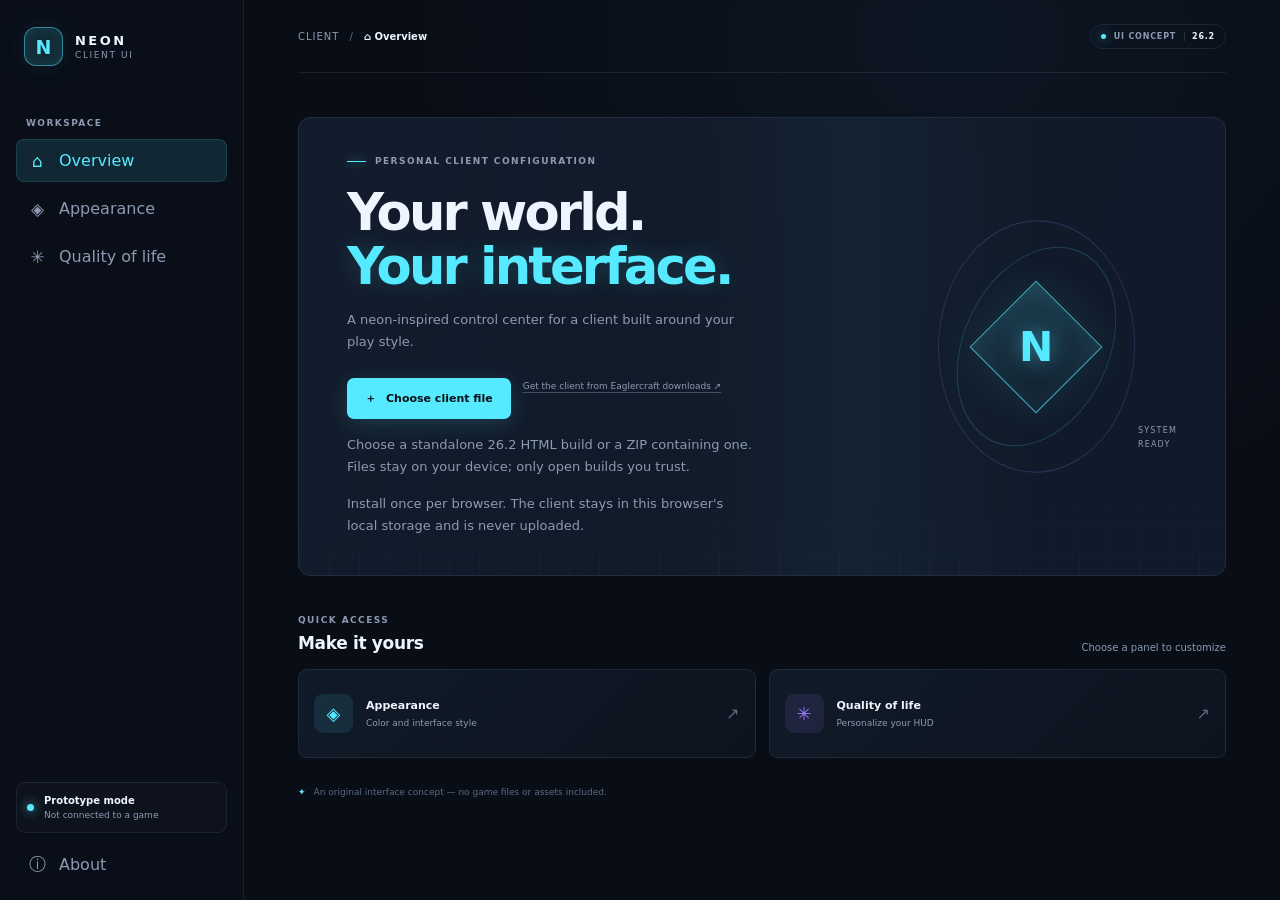
<file: index.html>
<!doctype html>
<html lang="en">
  <head>
    <meta charset="utf-8">
    <meta name="viewport" content="width=device-width, initial-scale=1">
    <meta name="theme-color" content="#090d16">
    <title>Neon Client UI</title>
    <link rel="stylesheet" href="styles.css">
    <script src="storage.js" defer></script>
    <script src="app.js" defer></script>
  </head>
  <body>
    <div class="shell">
      <aside class="sidebar" aria-label="Client navigation">
        <a class="brand" href="#home" data-go="home" aria-label="Neon Client home">
          <span class="brand-mark" aria-hidden="true">N</span>
          <span class="brand-copy">
            <strong>NEON</strong>
            <small>CLIENT UI</small>
          </span>
        </a>

        <div class="nav-label">WORKSPACE</div>
        <nav class="navigation">
          <button class="nav-item is-active" type="button" data-panel="home" aria-current="page">
            <span class="nav-icon" aria-hidden="true">⌂</span>
            <span>Overview</span>
          </button>
          <button class="nav-item" type="button" data-panel="appearance">
            <span class="nav-icon" aria-hidden="true">◈</span>
            <span>Appearance</span>
          </button>
          <button class="nav-item" type="button" data-panel="quality">
            <span class="nav-icon" aria-hidden="true">✳</span>
            <span>Quality of life</span>
          </button>
        </nav>

        <div class="sidebar-bottom">
          <div class="connection-card">
            <span class="status-dot" aria-hidden="true"></span>
            <span>
              <strong>Prototype mode</strong>
              <small>Not connected to a game</small>
            </span>
          </div>
          <button class="nav-item" type="button" data-panel="about">
            <span class="nav-icon" aria-hidden="true">ⓘ</span>
            <span>About</span>
          </button>
        </div>
      </aside>

      <main class="main">
        <header class="topbar">
          <div class="breadcrumb"><span>CLIENT</span><span class="slash">/</span><strong id="current-page">Overview</strong></div>
          <div class="topbar-status">
            <span class="fps-preview" id="fps-preview" hidden>144 <small>FPS</small></span>
            <div class="build-pill"><span class="build-dot" aria-hidden="true"></span> UI CONCEPT <span class="build-version">26.2</span></div>
          </div>
        </header>

        <section class="panel is-visible" id="panel-home" aria-labelledby="welcome-title">
          <div class="hero">
            <div class="hero-copy">
              <div class="eyebrow"><span class="eyebrow-line"></span> PERSONAL CLIENT CONFIGURATION</div>
              <h1 id="welcome-title">Your world.<br><span>Your interface.</span></h1>
              <p>A neon-inspired control center for a client built around your play style.</p>
              <div class="launch-controls">
                <input id="client-file" class="file-input" type="file" accept=".html,.htm,.zip,text/html,application/zip" aria-label="Choose a standalone Eaglercraft client HTML file or ZIP">
                <button class="button button-primary" id="choose-client" type="button">
                  <span aria-hidden="true">＋</span> Choose client file
                </button>
                <a class="button button-primary launch-link" id="launch-client" href="game.html" target="_blank" rel="noopener noreferrer" aria-disabled="true" tabindex="-1" hidden>
                  <span aria-hidden="true">▶</span> Launch 26.2 client
                </a>
                <button class="button button-secondary" id="remove-client" type="button" hidden>Remove saved client</button>
                <a class="download-link" href="https://eaglercraft.com/downloads" target="_blank" rel="noopener noreferrer">Get the client from Eaglercraft downloads ↗</a>
              </div>
              <p class="selected-file" id="selected-file" role="status" aria-live="polite">Choose a standalone 26.2 HTML build or a ZIP containing one. Files stay on your device; only open builds you trust.</p>
              <p class="selected-file">Install once per browser. The client stays in this browser's local storage and is never uploaded.</p>
            </div>
            <div class="hero-art" aria-hidden="true">
              <div class="orbit orbit-one"></div>
              <div class="orbit orbit-two"></div>
              <div class="core"><span>N</span></div>
              <div class="art-caption">SYSTEM<br>READY</div>
            </div>
            <div class="hero-grid" aria-hidden="true"></div>
          </div>

          <div class="section-heading">
            <div>
              <div class="eyebrow">QUICK ACCESS</div>
              <h2>Make it yours</h2>
            </div>
            <span class="subtle">Choose a panel to customize</span>
          </div>

          <div class="quick-grid">
            <button class="quick-card" type="button" data-go="appearance">
              <span class="quick-icon icon-cyan" aria-hidden="true">◈</span>
              <span class="quick-content"><strong>Appearance</strong><small>Color and interface style</small></span>
              <span class="card-arrow" aria-hidden="true">↗</span>
            </button>
            <button class="quick-card" type="button" data-go="quality">
              <span class="quick-icon icon-violet" aria-hidden="true">✳</span>
              <span class="quick-content"><strong>Quality of life</strong><small>Personalize your HUD</small></span>
              <span class="card-arrow" aria-hidden="true">↗</span>
            </button>
          </div>

          <footer class="footer-note"><span class="footer-mark" aria-hidden="true">✦</span> An original interface concept — no game files or assets included.</footer>
        </section>

        <section class="panel" id="panel-appearance" aria-labelledby="appearance-title" hidden>
          <div class="page-heading">
            <div class="eyebrow"><span class="eyebrow-line"></span> MAKE IT YOURS</div>
            <h1 id="appearance-title">Appearance</h1>
            <p>Set the accent that lights up your interface.</p>
          </div>
          <div class="settings-card">
            <div class="card-heading">
              <div><h2>Accent color</h2><p>Choose a signal color for highlights and controls.</p></div>
              <span class="tag">THEME</span>
            </div>
            <div class="accent-options" role="group" aria-label="Accent color">
              <button class="accent-choice is-selected" type="button" data-accent="cyan" aria-pressed="true">
                <span class="swatch swatch-cyan" aria-hidden="true"></span><span>Cyan</span><span class="choice-check" aria-hidden="true">✓</span>
              </button>
              <button class="accent-choice" type="button" data-accent="violet" aria-pressed="false">
                <span class="swatch swatch-violet" aria-hidden="true"></span><span>Violet</span><span class="choice-check" aria-hidden="true">✓</span>
              </button>
              <button class="accent-choice" type="button" data-accent="amber" aria-pressed="false">
                <span class="swatch swatch-amber" aria-hidden="true"></span><span>Amber</span><span class="choice-check" aria-hidden="true">✓</span>
              </button>
            </div>
          </div>
          <div class="preview-card">
            <div>
              <span class="tag">LIVE PREVIEW</span>
              <h2>Stay in your element.</h2>
              <p>Accent selection previews across buttons, status lights, and panel details.</p>
            </div>
            <div class="preview-chip"><span class="status-dot" aria-hidden="true"></span> ONLINE</div>
          </div>
        </section>

        <section class="panel" id="panel-quality" aria-labelledby="quality-title" hidden>
          <div class="page-heading">
            <div class="eyebrow"><span class="eyebrow-line"></span> TUNE YOUR SETUP</div>
            <h1 id="quality-title">Quality of life</h1>
            <p>Small interface preferences for a more comfortable session.</p>
          </div>
          <div class="settings-card settings-list">
            <div class="card-heading">
              <div><h2>Interface preferences</h2><p>These controls are a UI demo and do not affect gameplay.</p></div>
              <span class="tag">3 OPTIONS</span>
            </div>
            <label class="setting-row">
              <span class="setting-copy"><strong>Compact HUD</strong><small>Preview a tighter, less distracting layout.</small></span>
              <input class="switch-input" type="checkbox" data-setting="compact-hud" aria-label="Compact HUD">
              <span class="switch" aria-hidden="true"></span>
            </label>
            <label class="setting-row">
              <span class="setting-copy"><strong>Show FPS counter</strong><small>Keep a performance readout visible in the interface.</small></span>
              <input class="switch-input" type="checkbox" data-setting="fps-counter" aria-label="Show FPS counter">
              <span class="switch" aria-hidden="true"></span>
            </label>
            <label class="setting-row">
              <span class="setting-copy"><strong>Reduce motion</strong><small>Use calmer transitions between menu panels.</small></span>
              <input class="switch-input" type="checkbox" data-setting="reduced-motion" aria-label="Reduce motion">
              <span class="switch" aria-hidden="true"></span>
            </label>
          </div>
          <p class="notice-line"><span aria-hidden="true">ⓘ</span> Preferences are temporary in this prototype and reset when the page reloads.</p>
        </section>

        <section class="panel" id="panel-about" aria-labelledby="about-title" hidden>
          <div class="page-heading">
            <div class="eyebrow"><span class="eyebrow-line"></span> PROJECT NOTES</div>
            <h1 id="about-title">About this prototype</h1>
            <p>A first look at an original dark-neon interface for a future 26.2 client customization.</p>
          </div>
          <div class="settings-card about-card">
            <span class="about-symbol" aria-hidden="true">N</span>
            <div><h2>Independent UI concept</h2><p>The selected standalone client opens in a separate tab; this prototype does not modify its menus or gameplay. It includes no Eaglercraft, Minecraft, or game assets. In-client changes need a documented add-on interface and source you are authorized to change.</p></div>
          </div>
        </section>

        <div class="toast" id="toast" role="status" aria-live="polite" hidden></div>
      </main>
    </div>
  </body>
</html>
</file>
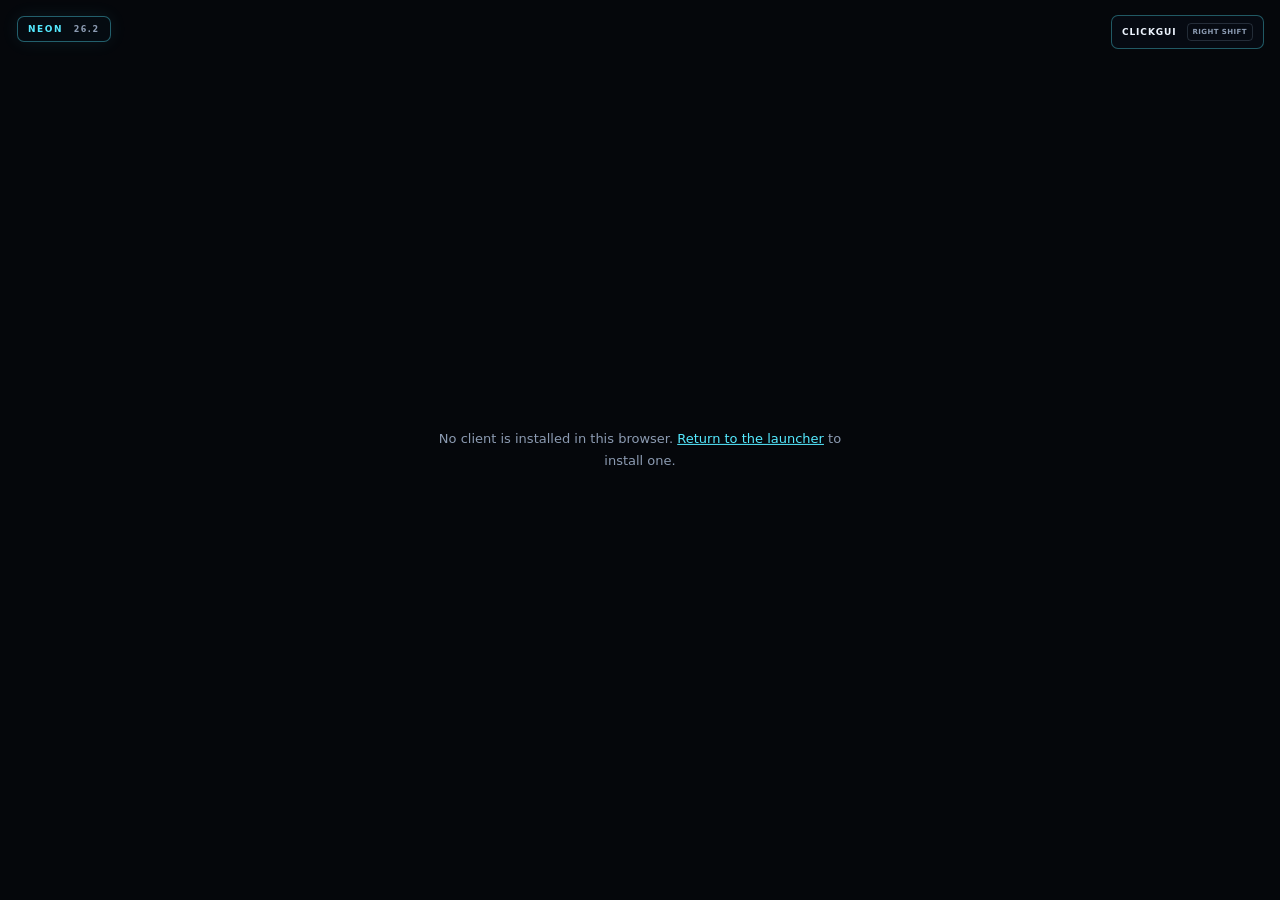
<file: game.html>
<!doctype html>
<html lang="en">
  <head>
    <meta charset="utf-8">
    <meta name="viewport" content="width=device-width, initial-scale=1">
    <meta name="theme-color" content="#090d16">
    <title>Neon Client</title>
    <link rel="stylesheet" href="styles.css">
    <script src="storage.js" defer></script>
    <script src="game.js" defer></script>
  </head>
  <body class="game-page">
    <main class="game-shell">
      <p class="game-loading" id="game-loading" role="status">Loading your saved client…</p>
      <iframe
        class="game-frame"
        id="client-frame"
        title="Eaglercraft 26.2"
        allow="autoplay; clipboard-read; clipboard-write; fullscreen; pointer-lock"
        allowfullscreen
        hidden
      ></iframe>

      <div class="game-badge" id="game-badge" aria-hidden="true">NEON <span>26.2</span></div>
      <button class="gui-trigger" id="gui-trigger" type="button" aria-controls="clickgui" aria-expanded="false">
        CLICKGUI <kbd id="keybind-label">RIGHT SHIFT</kbd>
      </button>

      <div class="clickgui-overlay" id="clickgui" hidden>
        <section class="clickgui-window" role="dialog" aria-modal="true" aria-labelledby="gui-title">
          <aside class="clickgui-sidebar">
            <div class="gui-brand"><span class="gui-brand-icon">N</span><span>NEON<small>CLICKGUI</small></span></div>
            <div class="gui-nav-label">CLIENT</div>
            <nav class="gui-nav" aria-label="ClickGUI sections">
              <button class="gui-nav-item is-active" type="button" data-screen="interface" aria-current="page"><span>◫</span> Interface</button>
              <button class="gui-nav-item" type="button" data-screen="appearance"><span>◈</span> Appearance</button>
            </nav>
            <div class="gui-sidebar-note"><span class="status-dot"></span> Local client loaded</div>
          </aside>

          <div class="clickgui-content">
            <header class="gui-header">
              <div>
                <div class="eyebrow"><span class="eyebrow-line"></span> PERSONAL CLIENT</div>
                <h1 id="gui-title">Interface</h1>
              </div>
              <button class="gui-close" id="close-gui" type="button" aria-label="Close ClickGUI">×</button>
            </header>

            <section class="gui-screen is-active" data-screen-panel="interface" aria-labelledby="interface-title">
              <div class="gui-section-heading">
                <div><h2 id="interface-title">Interface modules</h2><p>Visual controls for the client overlay.</p></div>
                <span class="tag">LOCAL</span>
              </div>
              <div class="gui-module-grid">
                <label class="gui-module">
                  <span class="gui-module-icon">N</span>
                  <span class="gui-module-copy"><strong>Client badge</strong><small>Show the Neon mark over the game.</small></span>
                  <input class="switch-input" type="checkbox" data-pref="showBadge" aria-label="Client badge">
                  <span class="switch" aria-hidden="true"></span>
                </label>
                <label class="gui-module">
                  <span class="gui-module-icon">▱</span>
                  <span class="gui-module-copy"><strong>Compact ClickGUI</strong><small>Use a smaller settings panel.</small></span>
                  <input class="switch-input" type="checkbox" data-pref="compactGui" aria-label="Compact ClickGUI">
                  <span class="switch" aria-hidden="true"></span>
                </label>
                <label class="gui-module">
                  <span class="gui-module-icon">◌</span>
                  <span class="gui-module-copy"><strong>Reduce motion</strong><small>Minimize overlay transitions.</small></span>
                  <input class="switch-input" type="checkbox" data-pref="reducedMotion" aria-label="Reduce motion">
                  <span class="switch" aria-hidden="true"></span>
                </label>
              </div>
              <div class="keybind-row">
                <span><strong>Open ClickGUI</strong><small>Change the key that opens this menu.</small></span>
                <button class="keybind-button" id="keybind-button" type="button">RIGHT SHIFT</button>
              </div>
            </section>

            <section class="gui-screen" data-screen-panel="appearance" aria-labelledby="appearance-title" hidden>
              <div class="gui-section-heading">
                <div><h2 id="appearance-title">Accent color</h2><p>Choose the highlight color for your overlay.</p></div>
                <span class="tag">THEME</span>
              </div>
              <div class="gui-accent-options" role="group" aria-label="Accent color">
                <button class="gui-accent is-selected" type="button" data-accent="cyan" aria-pressed="true"><span class="swatch swatch-cyan"></span>Cyan<span class="choice-check">✓</span></button>
                <button class="gui-accent" type="button" data-accent="violet" aria-pressed="false"><span class="swatch swatch-violet"></span>Violet<span class="choice-check">✓</span></button>
                <button class="gui-accent" type="button" data-accent="amber" aria-pressed="false"><span class="swatch swatch-amber"></span>Amber<span class="choice-check">✓</span></button>
              </div>
            </section>

            <footer class="gui-footer"><span id="footer-keybind">Right Shift</span> toggles the ClickGUI <span class="footer-divider">·</span> Settings save in this browser</footer>
          </div>
        </section>
      </div>

      <div class="game-toast" id="game-toast" role="status" aria-live="polite" hidden></div>
    </main>
  </body>
</html>
</file>
<file: styles.css>
:root {
  color-scheme: dark;
  --bg: #090d16;
  --panel: #101725;
  --panel-raised: #131d2d;
  --line: rgba(165, 190, 219, .11);
  --line-bright: rgba(165, 190, 219, .19);
  --text: #eef5ff;
  --muted: #8c9bb2;
  --dim: #5a6b83;
  --accent: #55eaff;
  --accent-rgb: 85, 234, 255;
  --accent-soft: rgba(var(--accent-rgb), .12);
  --violet: #9c7cff;
  --amber: #ffbf5b;
  font-family: Inter, ui-sans-serif, system-ui, -apple-system, BlinkMacSystemFont, "Segoe UI", sans-serif;
}

:root[data-accent="violet"] {
  --accent: #ae8bff;
  --accent-rgb: 174, 139, 255;
}

:root[data-accent="amber"] {
  --accent: #ffc567;
  --accent-rgb: 255, 197, 103;
}

* { box-sizing: border-box; }

body {
  min-width: 320px;
  min-height: 100vh;
  margin: 0;
  background:
    radial-gradient(ellipse at 75% 4%, rgba(35, 92, 130, .11), transparent 34rem),
    var(--bg);
  color: var(--text);
}

button { font: inherit; }

.shell { min-height: 100vh; }

.sidebar {
  position: fixed;
  inset: 0 auto 0 0;
  z-index: 2;
  display: flex;
  width: 244px;
  flex-direction: column;
  padding: 27px 16px 18px;
  border-right: 1px solid var(--line);
  background: rgba(10, 15, 25, .92);
}

.brand { display: flex; align-items: center; gap: 12px; padding: 0 8px; color: var(--text); text-decoration: none; }
.brand-mark, .about-symbol {
  display: grid;
  place-items: center;
  width: 39px;
  height: 39px;
  border: 1px solid rgba(var(--accent-rgb), .5);
  border-radius: 12px;
  background: var(--accent-soft);
  box-shadow: inset 0 0 18px rgba(var(--accent-rgb), .1), 0 0 24px rgba(var(--accent-rgb), .08);
  color: var(--accent);
  font-size: 19px;
  font-weight: 800;
}

.brand-copy { display: grid; gap: 2px; }
.brand-copy strong { font-size: 13px; letter-spacing: .19em; }
.brand-copy small { color: var(--muted); font-size: 9px; letter-spacing: .18em; }
.nav-label, .eyebrow, .tag { color: var(--muted); font-size: 9px; font-weight: 700; letter-spacing: .16em; }
.nav-label { margin: 52px 10px 11px; }
.navigation { display: grid; gap: 5px; }
.nav-item {
  display: flex;
  width: 100%;
  align-items: center;
  gap: 12px;
  min-height: 43px;
  padding: 0 11px;
  border: 1px solid transparent;
  border-radius: 8px;
  background: transparent;
  color: var(--muted);
  text-align: left;
  cursor: pointer;
  transition: color .18s ease, background .18s ease, border-color .18s ease;
}

.nav-item:hover { border-color: var(--line); background: rgba(255,255,255,.025); color: var(--text); }
.nav-item.is-active { border-color: rgba(var(--accent-rgb), .13); background: var(--accent-soft); color: var(--accent); }
.nav-icon { display: grid; width: 19px; place-items: center; font-size: 17px; }
.sidebar-bottom { display: grid; gap: 13px; margin-top: auto; }
.connection-card { display: flex; align-items: center; gap: 10px; padding: 12px 10px; border: 1px solid var(--line); border-radius: 9px; background: rgba(255,255,255,.018); }
.connection-card strong, .connection-card small { display: block; }
.connection-card strong { font-size: 10px; font-weight: 650; }
.connection-card small { margin-top: 4px; color: var(--muted); font-size: 9px; }
.status-dot, .build-dot { width: 7px; height: 7px; flex: 0 0 auto; border-radius: 50%; background: var(--accent); box-shadow: 0 0 11px rgba(var(--accent-rgb), .9); }
.sidebar-bottom .nav-item { min-height: 36px; }

.main { min-height: 100vh; margin-left: 244px; padding: 0 54px 35px; }
.topbar { display: flex; height: 73px; align-items: center; justify-content: space-between; border-bottom: 1px solid var(--line); }
.topbar-status { display: flex; align-items: center; gap: 12px; }
.fps-preview { color: var(--accent); font-size: 10px; font-variant-numeric: tabular-nums; }
.fps-preview small { color: var(--muted); font-size: 8px; letter-spacing: .1em; }
.breadcrumb { display: flex; align-items: center; gap: 10px; color: var(--muted); font-size: 10px; letter-spacing: .1em; }
.breadcrumb strong { color: var(--text); font-weight: 550; letter-spacing: 0; }
.slash { color: var(--dim); }
.build-pill { display: flex; align-items: center; gap: 8px; padding: 7px 10px; border: 1px solid var(--line); border-radius: 99px; color: var(--muted); font-size: 8px; font-weight: 700; letter-spacing: .1em; }
.build-dot { width: 5px; height: 5px; }
.build-version { padding-left: 7px; border-left: 1px solid var(--line-bright); color: var(--text); }
.panel { max-width: 1020px; margin: 0 auto; padding-top: 44px; }
.panel[hidden] { display: none; }
.hero { position: relative; display: flex; min-height: 326px; overflow: hidden; align-items: center; justify-content: space-between; padding: 38px 48px; border: 1px solid var(--line); border-radius: 13px; background: linear-gradient(110deg, #121c2c 0%, #111a29 52%, #101a2a 100%); }
.hero::before { position: absolute; inset: 0; background: linear-gradient(90deg, transparent 40%, rgba(var(--accent-rgb), .04), transparent 80%); content: ""; pointer-events: none; }
.hero-grid { position: absolute; inset: auto 0 0; height: 82px; background-image: linear-gradient(rgba(var(--accent-rgb), .08) 1px, transparent 1px), linear-gradient(90deg, rgba(var(--accent-rgb), .08) 1px, transparent 1px); background-size: 30px 30px; mask-image: linear-gradient(transparent, black); opacity: .46; pointer-events: none; }
.hero-copy { position: relative; z-index: 1; max-width: 460px; }
.eyebrow { display: flex; align-items: center; gap: 9px; }
.eyebrow-line { display: inline-block; width: 19px; height: 1px; background: var(--accent); box-shadow: 0 0 8px rgba(var(--accent-rgb), .7); }
h1, h2, p { margin: 0; }
.hero h1, .page-heading h1 { margin-top: 19px; font-size: clamp(35px, 4vw, 52px); font-weight: 700; letter-spacing: -.055em; line-height: 1.06; }
.hero h1 span { color: var(--accent); text-shadow: 0 0 24px rgba(var(--accent-rgb), .2); }
.hero-copy p, .page-heading p { max-width: 410px; margin-top: 15px; color: var(--muted); font-size: 13px; line-height: 1.7; }
.button { display: inline-flex; min-height: 41px; align-items: center; justify-content: center; gap: 10px; margin-top: 25px; padding: 0 17px; border: 1px solid transparent; border-radius: 7px; font-size: 11px; font-weight: 700; cursor: pointer; transition: transform .18s ease, box-shadow .18s ease, background .18s ease; }
.button:hover { transform: translateY(-1px); }
.button-primary { background: var(--accent); box-shadow: 0 5px 22px rgba(var(--accent-rgb), .16); color: #081018; }
.button-primary:hover { box-shadow: 0 7px 28px rgba(var(--accent-rgb), .28); }
.launch-controls { display: flex; flex-wrap: wrap; align-items: center; gap: 12px; }
.file-input { display: none; }
.launch-link { text-decoration: none; }
.launch-link[aria-disabled="true"] { display: none; }
.download-link { color: var(--muted); font-size: 9px; text-decoration-color: rgba(140, 155, 178, .4); text-underline-offset: 3px; }
.download-link:hover { color: var(--accent); }
.selected-file { min-height: 14px; margin-top: 10px; color: var(--muted); font-size: 9px; }
.hero-art { position: relative; z-index: 1; display: grid; width: 248px; height: 230px; flex: 0 0 auto; place-items: center; margin-right: 17px; }
.core { z-index: 1; display: grid; width: 94px; height: 94px; place-items: center; transform: rotate(45deg); border: 1px solid rgba(var(--accent-rgb), .65); background: linear-gradient(135deg, rgba(var(--accent-rgb), .15), rgba(17, 26, 41, .5)); box-shadow: 0 0 45px rgba(var(--accent-rgb), .12), inset 0 0 32px rgba(var(--accent-rgb), .11); }
.core span { transform: rotate(-45deg); color: var(--accent); font-size: 41px; font-weight: 800; text-shadow: 0 0 23px rgba(var(--accent-rgb), .55); }
.orbit { position: absolute; width: 175px; height: 175px; transform: rotate(-25deg) skew(-20deg); border: 1px solid rgba(var(--accent-rgb), .19); border-radius: 50%; }
.orbit-two { width: 223px; height: 223px; transform: rotate(50deg) skew(14deg); border-color: rgba(156, 124, 255, .2); }
.art-caption { position: absolute; right: -17px; bottom: 10px; color: var(--muted); font-size: 8px; letter-spacing: .15em; line-height: 1.7; }
.section-heading { display: flex; align-items: end; justify-content: space-between; margin: 39px 0 16px; }
.section-heading h2, .card-heading h2, .preview-card h2, .about-card h2 { margin-top: 8px; font-size: 17px; font-weight: 650; letter-spacing: -.02em; }
.subtle { color: var(--muted); font-size: 10px; }
.quick-grid { display: grid; grid-template-columns: repeat(2, minmax(0, 1fr)); gap: 13px; }
.quick-card { display: flex; min-height: 89px; align-items: center; gap: 13px; padding: 15px; border: 1px solid var(--line); border-radius: 9px; background: linear-gradient(135deg, rgba(20, 30, 45, .8), rgba(14, 22, 34, .8)); color: var(--text); text-align: left; cursor: pointer; transition: border-color .18s ease, transform .18s ease, background .18s ease; }
.quick-card:hover { transform: translateY(-2px); border-color: rgba(var(--accent-rgb), .35); background: var(--panel-raised); }
.quick-icon { display: grid; width: 39px; height: 39px; flex: 0 0 auto; place-items: center; border-radius: 9px; font-size: 18px; }
.icon-cyan { background: rgba(var(--accent-rgb), .1); color: var(--accent); }
.icon-violet { background: rgba(156, 124, 255, .11); color: var(--violet); }
.quick-content { display: grid; gap: 6px; }
.quick-content strong { font-size: 11px; font-weight: 650; }
.quick-content small { color: var(--muted); font-size: 9px; }
.card-arrow { margin-left: auto; color: var(--dim); }
.footer-note { display: flex; align-items: center; gap: 8px; margin-top: 29px; color: var(--dim); font-size: 9px; }
.footer-mark { color: var(--accent); }

.page-heading { margin: 12px 0 27px; }
.page-heading h1 { font-size: clamp(32px, 4vw, 43px); }
.page-heading p { margin-top: 11px; }
.settings-card, .preview-card { padding: 23px; border: 1px solid var(--line); border-radius: 10px; background: linear-gradient(135deg, rgba(18, 27, 41, .9), rgba(14, 21, 33, .9)); }
.card-heading { display: flex; align-items: flex-start; justify-content: space-between; gap: 20px; }
.card-heading h2 { margin-top: 0; font-size: 14px; }
.card-heading p, .preview-card p, .about-card p { margin-top: 7px; color: var(--muted); font-size: 10px; line-height: 1.7; }
.tag { padding: 6px 8px; border: 1px solid var(--line); border-radius: 5px; font-size: 8px; white-space: nowrap; }
.accent-options { display: grid; grid-template-columns: repeat(3, minmax(0, 1fr)); gap: 10px; margin-top: 22px; }
.accent-choice { display: flex; min-height: 52px; align-items: center; gap: 10px; padding: 0 12px; border: 1px solid var(--line); border-radius: 7px; background: rgba(255,255,255,.015); color: var(--muted); font-size: 10px; cursor: pointer; }
.accent-choice:hover, .accent-choice.is-selected { border-color: rgba(var(--accent-rgb), .42); background: var(--accent-soft); color: var(--text); }
.swatch { width: 11px; height: 11px; border-radius: 50%; }
.swatch-cyan { background: #55eaff; box-shadow: 0 0 12px rgba(85, 234, 255, .5); }
.swatch-violet { background: #ae8bff; box-shadow: 0 0 12px rgba(174, 139, 255, .5); }
.swatch-amber { background: #ffc567; box-shadow: 0 0 12px rgba(255, 197, 103, .5); }
.choice-check { display: none; margin-left: auto; color: var(--accent); }
.accent-choice.is-selected .choice-check { display: inline; }
.preview-card { display: flex; align-items: center; justify-content: space-between; gap: 22px; margin-top: 14px; }
.preview-card h2 { margin-top: 13px; }
.preview-card p { max-width: 420px; }
.preview-chip { display: flex; align-items: center; gap: 8px; padding: 8px 10px; border: 1px solid rgba(var(--accent-rgb), .23); border-radius: 99px; background: var(--accent-soft); color: var(--accent); font-size: 8px; font-weight: 700; letter-spacing: .12em; white-space: nowrap; }
.settings-list { padding-bottom: 4px; }
.setting-row { display: flex; min-height: 72px; align-items: center; gap: 14px; border-bottom: 1px solid var(--line); cursor: pointer; }
.setting-row:last-child { border-bottom: 0; }
.setting-copy { display: grid; gap: 5px; }
.setting-copy strong { font-size: 11px; font-weight: 600; }
.setting-copy small { color: var(--muted); font-size: 9px; }
.switch-input { position: absolute; width: 1px; height: 1px; overflow: hidden; clip: rect(0, 0, 0, 0); white-space: nowrap; clip-path: inset(50%); }
.switch { position: relative; width: 34px; height: 19px; flex: 0 0 auto; margin-left: auto; border: 1px solid var(--line-bright); border-radius: 99px; background: #1b2636; transition: background .18s ease, border-color .18s ease; }
.switch::after { position: absolute; top: 3px; left: 3px; width: 11px; height: 11px; border-radius: 50%; background: #8290a4; content: ""; transition: transform .18s ease, background .18s ease; }
.switch-input:checked + .switch { border-color: rgba(var(--accent-rgb), .6); background: var(--accent-soft); }
.switch-input:checked + .switch::after { transform: translateX(15px); background: var(--accent); box-shadow: 0 0 9px rgba(var(--accent-rgb), .55); }
.switch-input:focus-visible + .switch { outline: 2px solid var(--accent); outline-offset: 3px; }
.notice-line { display: flex; gap: 8px; margin: 16px 2px 0; color: var(--muted); font-size: 9px; }
.notice-line span { color: var(--accent); }
.about-card { display: flex; align-items: center; gap: 17px; }
.about-card h2 { margin-top: 0; font-size: 14px; }
.about-card p { max-width: 650px; }
.toast { position: fixed; right: 24px; bottom: 23px; z-index: 5; max-width: min(390px, calc(100vw - 32px)); padding: 12px 16px; border: 1px solid rgba(var(--accent-rgb), .38); border-radius: 8px; background: #141f2e; box-shadow: 0 10px 36px rgba(0,0,0,.35); color: var(--text); font-size: 11px; }
.toast[hidden] { display: none; }
.button-secondary { border-color: var(--line-bright); background: rgba(255,255,255,.025); color: var(--muted); }
.button-secondary:hover { border-color: rgba(var(--accent-rgb), .35); color: var(--text); }
.button[hidden] { display: none; }

:root[data-compact="true"] .main { padding-right: 34px; padding-left: 34px; }
:root[data-compact="true"] .hero { min-height: 285px; }
:root[data-reduced-motion="true"] *, :root[data-reduced-motion="true"] *::before, :root[data-reduced-motion="true"] *::after { scroll-behavior: auto !important; transition-duration: .01ms !important; animation-duration: .01ms !important; animation-iteration-count: 1 !important; }

.game-page { overflow: hidden; background: #05070b; }
.game-shell { position: fixed; inset: 0; overflow: hidden; background: #05070b; }
.game-frame { position: absolute; inset: 0; display: block; width: 100%; height: 100%; border: 0; background: #000; }
.game-frame[hidden] { display: none; }
.game-loading { position: absolute; top: 50%; left: 50%; width: min(420px, calc(100vw - 32px)); transform: translate(-50%, -50%); color: var(--muted); font-size: 13px; line-height: 1.7; text-align: center; }
.game-loading a { color: var(--accent); }
.game-badge { position: absolute; top: 16px; left: 17px; z-index: 5; padding: 7px 10px; border: 1px solid rgba(var(--accent-rgb), .38); border-radius: 7px; background: rgba(7, 12, 20, .84); box-shadow: 0 0 18px rgba(var(--accent-rgb), .08); color: var(--accent); font-size: 9px; font-weight: 800; letter-spacing: .17em; pointer-events: none; }
.game-badge span { margin-left: 6px; color: var(--muted); font-size: 8px; font-weight: 600; }
.game-badge[hidden] { display: none; }
.gui-trigger { position: absolute; top: 15px; right: 16px; z-index: 6; display: flex; min-height: 34px; align-items: center; gap: 10px; padding: 0 10px; border: 1px solid rgba(var(--accent-rgb), .35); border-radius: 7px; background: rgba(7, 12, 20, .87); color: var(--text); font-size: 9px; font-weight: 750; letter-spacing: .1em; cursor: pointer; backdrop-filter: blur(8px); }
.gui-trigger:hover { border-color: var(--accent); color: var(--accent); }
.gui-trigger kbd { padding: 4px 5px; border: 1px solid var(--line-bright); border-radius: 4px; color: var(--muted); font: inherit; font-size: 7px; letter-spacing: .06em; }
.clickgui-overlay { position: absolute; inset: 0; z-index: 10; display: grid; place-items: center; padding: 24px; background: rgba(4, 7, 13, .62); backdrop-filter: blur(5px); }
.clickgui-overlay[hidden] { display: none; }
.clickgui-window { display: grid; width: min(880px, calc(100vw - 32px)); min-height: 500px; max-height: min(620px, calc(100vh - 32px)); grid-template-columns: 190px minmax(0, 1fr); overflow: hidden; border: 1px solid rgba(var(--accent-rgb), .25); border-radius: 13px; background: #0c121e; box-shadow: 0 25px 100px rgba(0, 0, 0, .62), 0 0 35px rgba(var(--accent-rgb), .07); }
.clickgui-sidebar { display: flex; flex-direction: column; padding: 21px 13px 15px; border-right: 1px solid var(--line); background: linear-gradient(180deg, #101a28, #0b111c); }
.gui-brand { display: flex; align-items: center; gap: 10px; padding: 0 4px; color: var(--text); font-size: 11px; font-weight: 800; letter-spacing: .15em; }
.gui-brand small { display: block; margin-top: 3px; color: var(--muted); font-size: 8px; font-weight: 600; letter-spacing: .16em; }
.gui-brand-icon { display: grid; width: 34px; height: 34px; place-items: center; border: 1px solid rgba(var(--accent-rgb), .45); border-radius: 9px; background: var(--accent-soft); color: var(--accent); font-size: 16px; }
.gui-nav-label { margin: 35px 9px 10px; color: var(--dim); font-size: 8px; font-weight: 700; letter-spacing: .18em; }
.gui-nav { display: grid; gap: 5px; }
.gui-nav-item { display: flex; min-height: 37px; align-items: center; gap: 10px; padding: 0 10px; border: 1px solid transparent; border-radius: 6px; background: transparent; color: var(--muted); font-size: 10px; text-align: left; cursor: pointer; }
.gui-nav-item > span { width: 15px; color: var(--dim); font-size: 14px; text-align: center; }
.gui-nav-item:hover, .gui-nav-item.is-active { border-color: rgba(var(--accent-rgb), .17); background: var(--accent-soft); color: var(--accent); }
.gui-nav-item.is-active > span { color: var(--accent); }
.gui-sidebar-note { display: flex; align-items: center; gap: 8px; margin-top: auto; padding: 10px 6px 1px; color: var(--muted); font-size: 8px; }
.gui-sidebar-note .status-dot { width: 6px; height: 6px; }
.clickgui-content { display: flex; min-width: 0; flex-direction: column; padding: 25px 27px 15px; }
.gui-header { display: flex; align-items: flex-start; justify-content: space-between; padding-bottom: 20px; border-bottom: 1px solid var(--line); }
.gui-header h1 { margin-top: 9px; font-size: 23px; font-weight: 680; letter-spacing: -.04em; }
.gui-close { display: grid; width: 30px; height: 30px; place-items: center; border: 1px solid var(--line); border-radius: 6px; background: rgba(255,255,255,.025); color: var(--muted); font-size: 20px; line-height: 1; cursor: pointer; }
.gui-close:hover { border-color: rgba(var(--accent-rgb), .4); color: var(--accent); }
.gui-screen { flex: 1; padding-top: 22px; }
.gui-screen[hidden] { display: none; }
.gui-section-heading { display: flex; align-items: flex-start; justify-content: space-between; gap: 15px; }
.gui-section-heading h2 { font-size: 13px; font-weight: 650; }
.gui-section-heading p { margin-top: 6px; color: var(--muted); font-size: 9px; }
.gui-module-grid { display: grid; grid-template-columns: repeat(2, minmax(0, 1fr)); gap: 10px; margin-top: 19px; }
.gui-module { display: grid; min-height: 80px; grid-template-columns: 29px minmax(0, 1fr) 34px; align-items: center; gap: 9px; padding: 11px; border: 1px solid var(--line); border-radius: 8px; background: rgba(255,255,255,.018); cursor: pointer; }
.gui-module:hover { border-color: rgba(var(--accent-rgb), .27); background: rgba(var(--accent-rgb), .035); }
.gui-module-icon { display: grid; width: 29px; height: 29px; place-items: center; border-radius: 7px; background: var(--accent-soft); color: var(--accent); font-size: 12px; font-weight: 700; }
.gui-module-copy { display: grid; gap: 5px; }
.gui-module-copy strong, .keybind-row strong { color: var(--text); font-size: 9px; font-weight: 650; }
.gui-module-copy small, .keybind-row small { color: var(--muted); font-size: 8px; line-height: 1.45; }
.gui-module .switch { justify-self: end; }
.keybind-row { display: flex; min-height: 61px; align-items: center; justify-content: space-between; gap: 16px; margin-top: 15px; padding: 0 11px; border: 1px solid var(--line); border-radius: 8px; background: rgba(255,255,255,.012); }
.keybind-row > span { display: grid; gap: 5px; }
.keybind-button { min-width: 85px; min-height: 27px; padding: 0 8px; border: 1px solid rgba(var(--accent-rgb), .27); border-radius: 5px; background: var(--accent-soft); color: var(--accent); font-size: 8px; font-weight: 700; letter-spacing: .07em; cursor: pointer; }
.keybind-button:hover { border-color: var(--accent); }
.gui-accent-options { display: grid; gap: 9px; margin-top: 18px; }
.gui-accent { display: flex; min-height: 43px; align-items: center; gap: 10px; padding: 0 12px; border: 1px solid var(--line); border-radius: 7px; background: rgba(255,255,255,.015); color: var(--muted); font-size: 9px; text-align: left; cursor: pointer; }
.gui-accent:hover, .gui-accent.is-selected { border-color: rgba(var(--accent-rgb), .38); background: var(--accent-soft); color: var(--text); }
.gui-accent .swatch { width: 10px; height: 10px; }
.gui-accent .choice-check { display: none; margin-left: auto; color: var(--accent); font-size: 11px; }
.gui-accent.is-selected .choice-check { display: inline; }
.gui-footer { display: flex; align-items: center; gap: 5px; margin-top: auto; padding-top: 14px; border-top: 1px solid var(--line); color: var(--dim); font-size: 8px; }
.gui-footer > span:first-child { color: var(--accent); }
.footer-divider { padding: 0 3px; }
.game-toast { position: fixed; right: 16px; bottom: 16px; z-index: 15; max-width: min(360px, calc(100vw - 32px)); padding: 11px 14px; border: 1px solid rgba(var(--accent-rgb), .35); border-radius: 7px; background: #121b29; box-shadow: 0 12px 34px rgba(0,0,0,.4); color: var(--text); font-size: 10px; }
.game-toast[hidden] { display: none; }
:root[data-compact-gui="true"] .clickgui-window { width: min(720px, calc(100vw - 32px)); min-height: 420px; }

@media (prefers-reduced-motion: reduce) {
  *, *::before, *::after { scroll-behavior: auto !important; transition-duration: .01ms !important; animation-duration: .01ms !important; animation-iteration-count: 1 !important; }
}

@media (max-width: 860px) {
  .sidebar { width: 205px; }
  .main { margin-left: 205px; padding-right: 28px; padding-left: 28px; }
  .hero { padding: 34px 30px; }
  .hero-art { width: 190px; margin-right: 0; transform: scale(.85); }
}

@media (max-width: 650px) {
  .sidebar { position: static; width: auto; min-height: auto; padding: 14px 15px; border-right: 0; border-bottom: 1px solid var(--line); }
  .brand { padding: 0 2px; }
  .nav-label, .sidebar-bottom { display: none; }
  .navigation { display: flex; gap: 5px; margin-top: 14px; overflow-x: auto; }
  .nav-item { width: auto; min-height: 36px; flex: 0 0 auto; gap: 7px; padding: 0 9px; font-size: 10px; }
  .nav-icon { font-size: 14px; }
  .main { margin-left: 0; padding: 0 16px 28px; }
  .topbar { height: 54px; }
  .panel { padding-top: 24px; }
  .hero { min-height: 280px; padding: 28px 23px; }
  .hero-art { position: absolute; right: -29px; bottom: -34px; width: 160px; opacity: .33; transform: scale(.8); }
  .hero-copy { max-width: 100%; }
  .hero-copy p { max-width: 290px; }
  .launch-controls { align-items: flex-start; flex-direction: column; gap: 4px; }
  .launch-controls .button { margin-top: 18px; }
  .section-heading { margin-top: 29px; }
  .quick-grid { grid-template-columns: 1fr; }
  .accent-options { grid-template-columns: 1fr; }
  .accent-choice { min-height: 44px; }
  .settings-card, .preview-card { padding: 17px; }
}

@media (max-width: 420px) {
  .build-pill { gap: 6px; padding: 6px 8px; font-size: 7px; }
  .hero h1 { font-size: 37px; }
  .subtle { max-width: 100px; text-align: right; line-height: 1.5; }
  .preview-card { align-items: flex-start; flex-direction: column; }
  .setting-row { gap: 8px; }
  .setting-copy small { max-width: 225px; line-height: 1.5; }
}

@media (max-width: 650px) {
  .clickgui-overlay { padding: 9px; }
  .clickgui-window { width: calc(100vw - 18px); min-height: min(520px, calc(100vh - 18px)); max-height: calc(100vh - 18px); grid-template-columns: 57px minmax(0, 1fr); }
  .clickgui-sidebar { padding: 14px 6px 10px; align-items: center; }
  .gui-brand { flex-direction: column; gap: 5px; padding: 0; font-size: 7px; }
  .gui-brand small { font-size: 6px; }
  .gui-brand-icon { width: 30px; height: 30px; }
  .gui-nav-label, .gui-sidebar-note { display: none; }
  .gui-nav { width: 100%; margin-top: 25px; }
  .gui-nav-item { justify-content: center; padding: 0; font-size: 0; }
  .gui-nav-item > span { font-size: 17px; }
  .clickgui-content { padding: 18px 13px 11px; }
  .gui-header { padding-bottom: 15px; }
  .gui-header h1 { font-size: 20px; }
  .gui-module-grid { grid-template-columns: 1fr; gap: 7px; margin-top: 13px; }
  .gui-module { min-height: 65px; padding: 8px; }
  .keybind-row { margin-top: 9px; padding: 0 8px; }
  .gui-footer { flex-wrap: wrap; font-size: 7px; }
}
</file>
